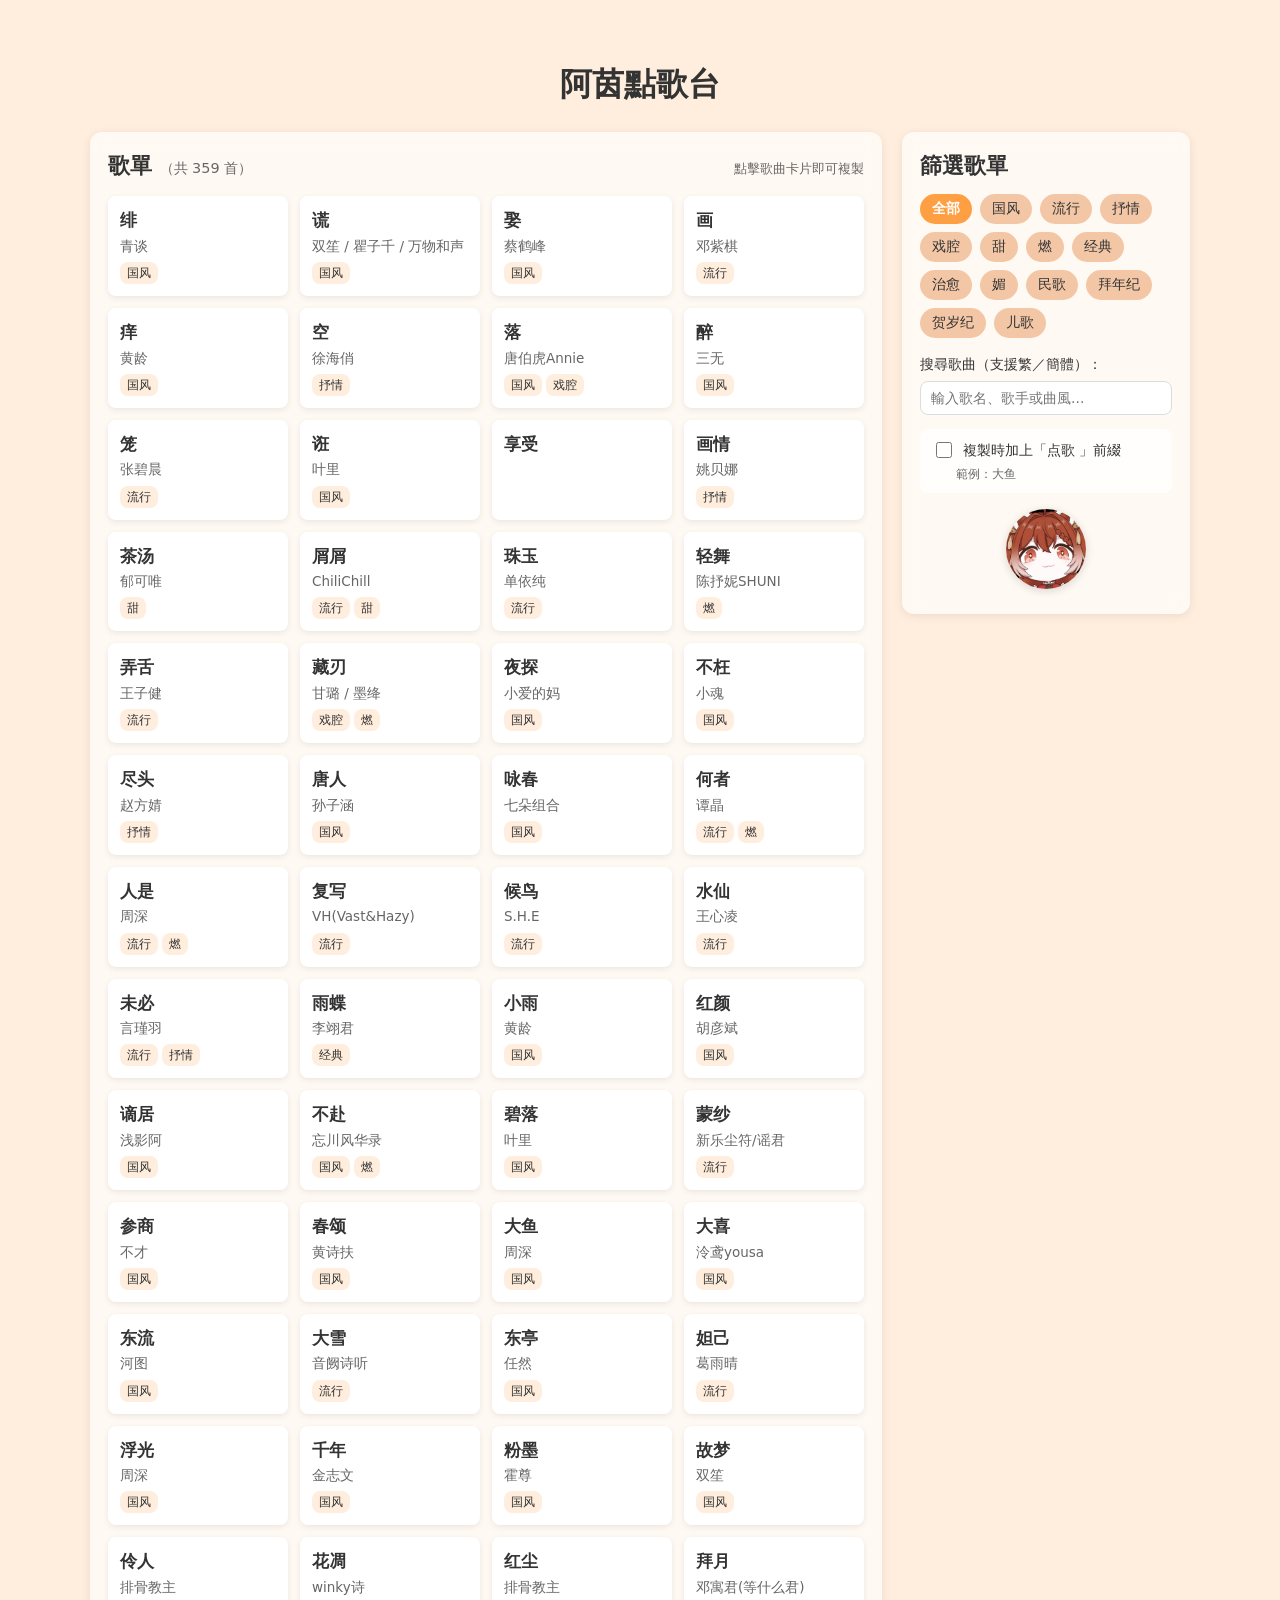
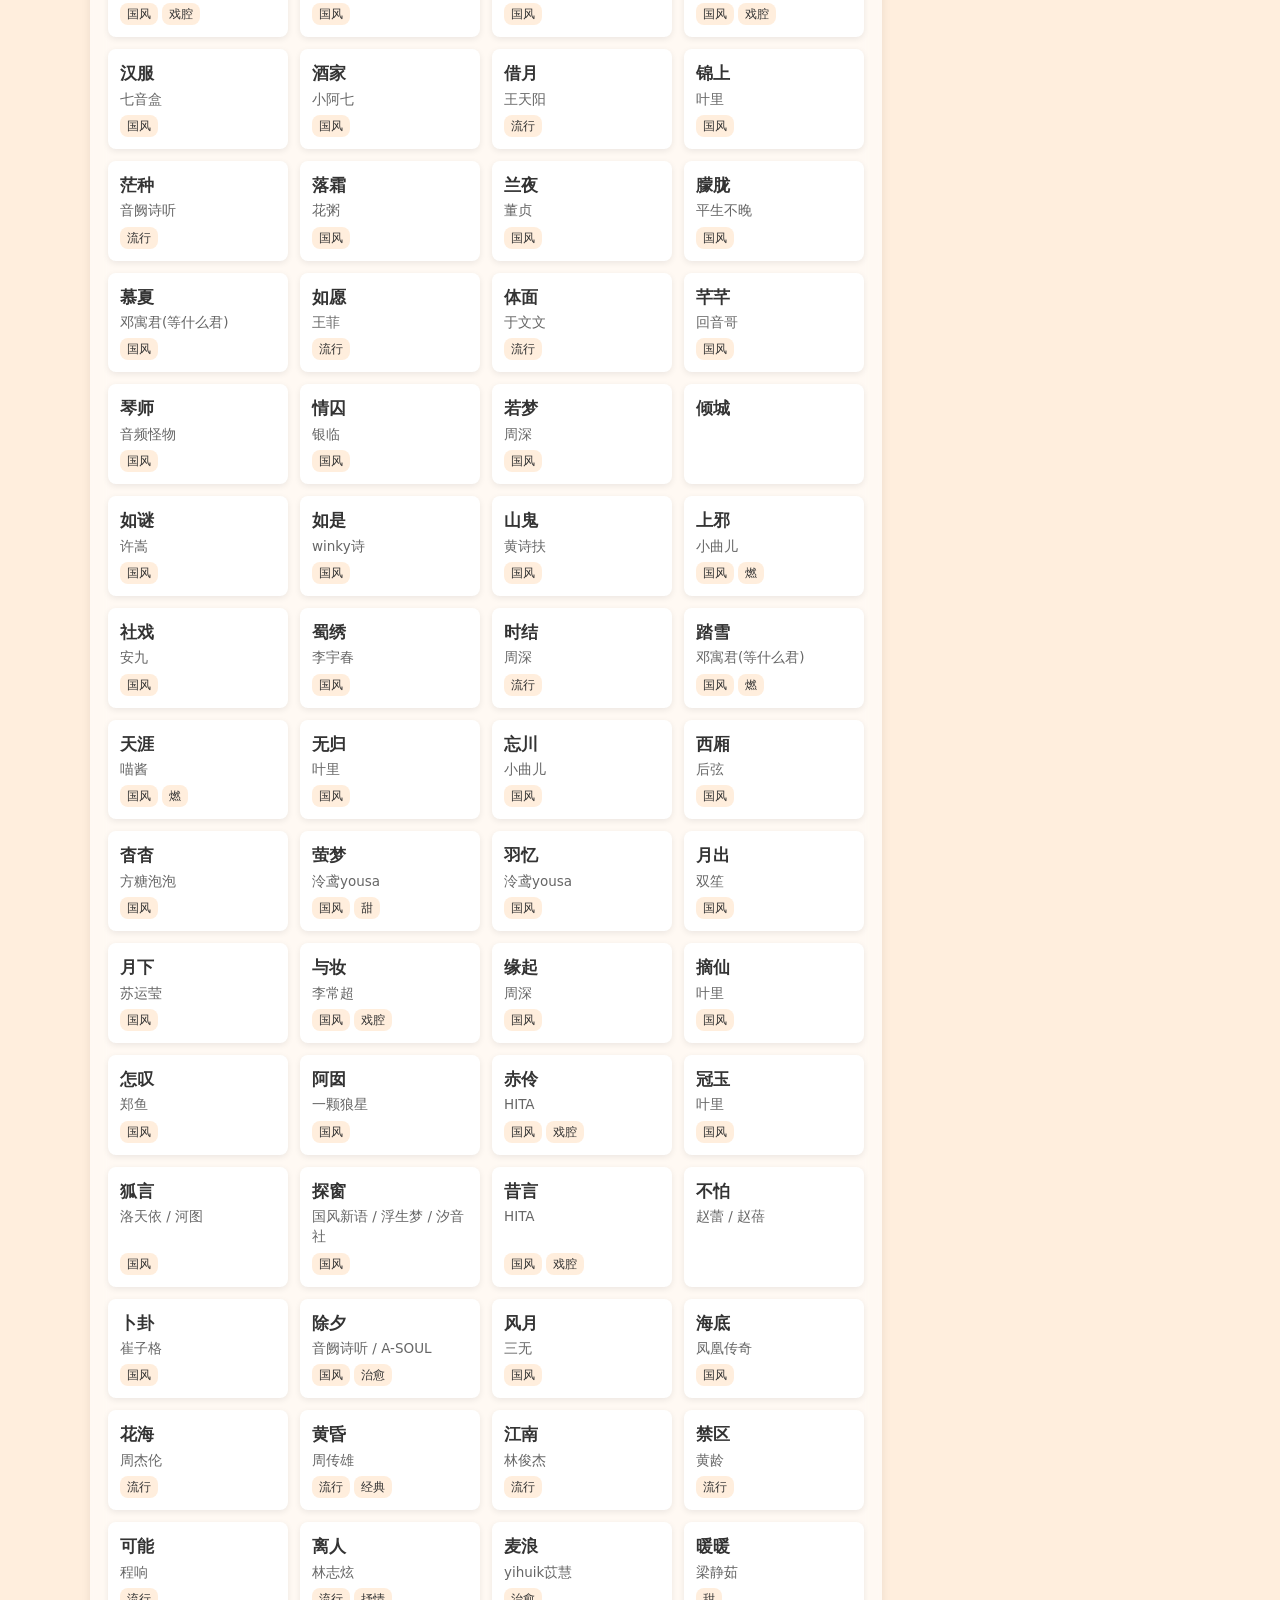
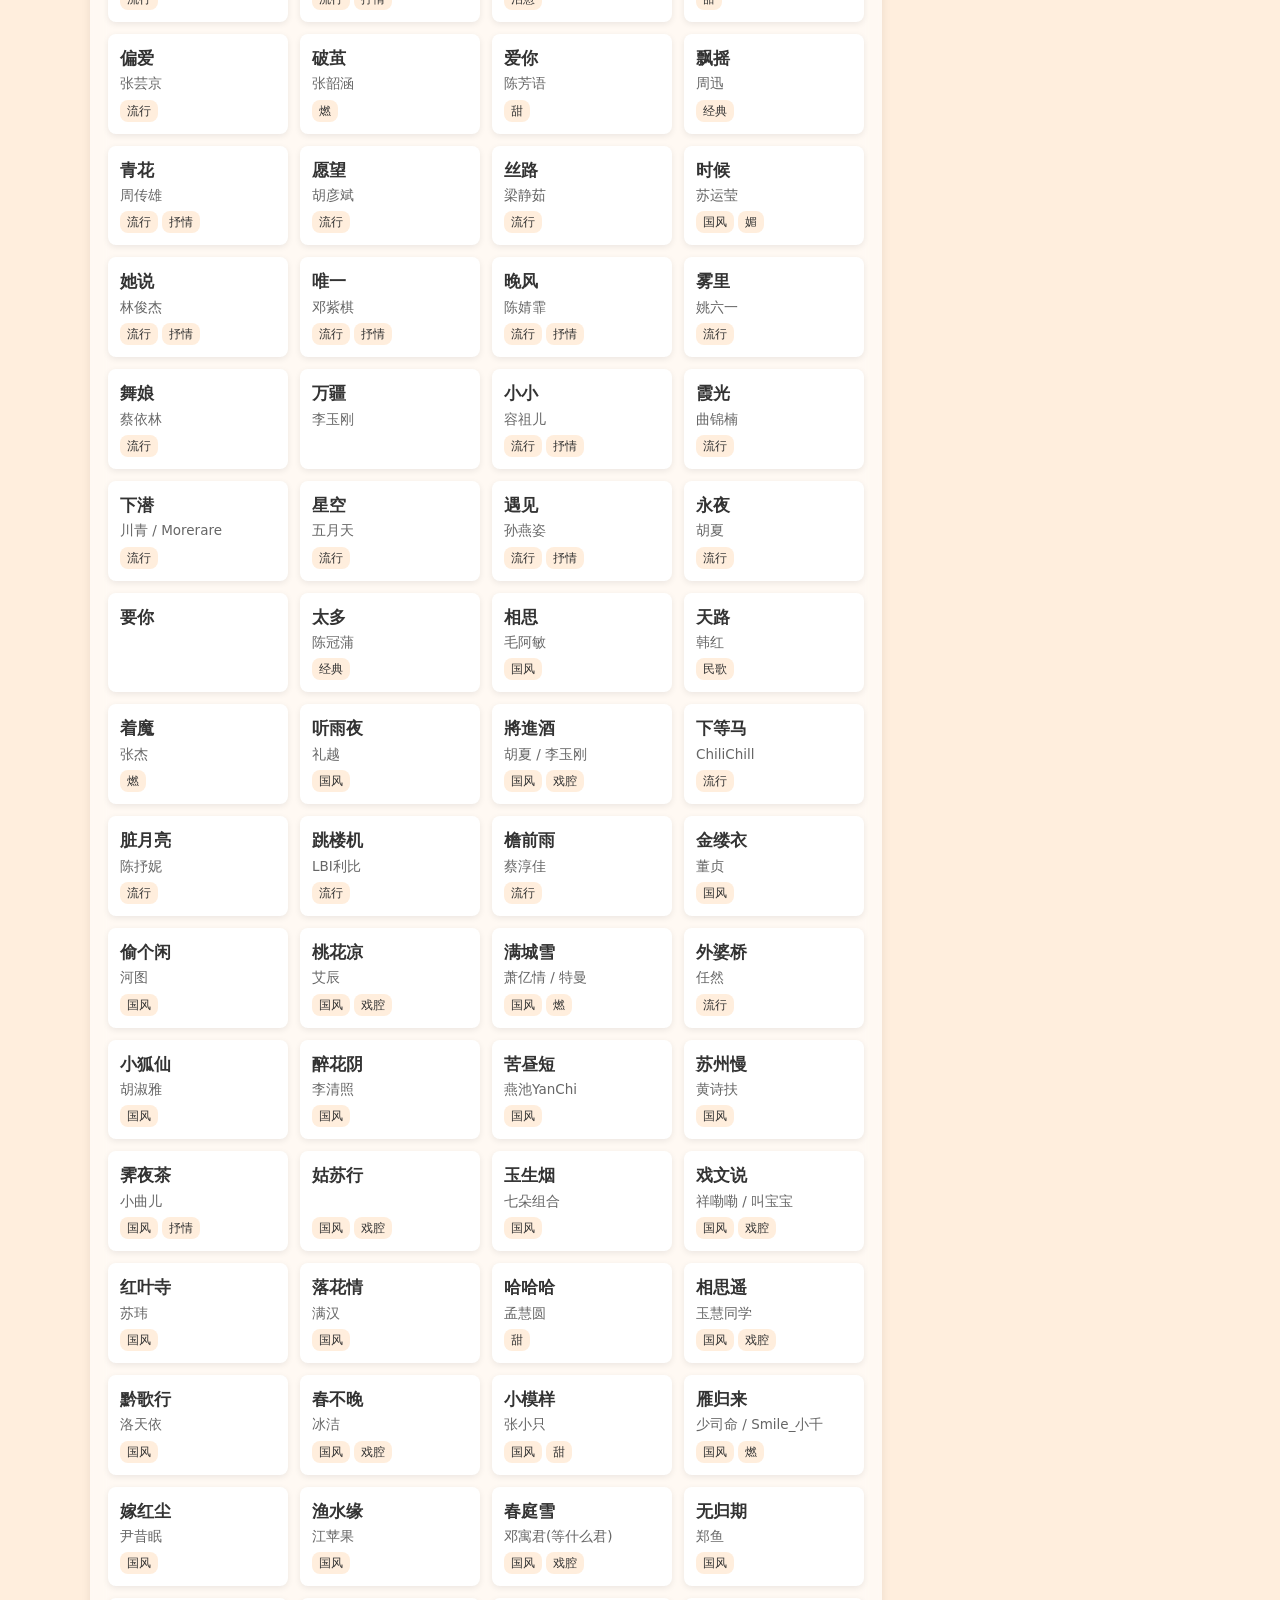
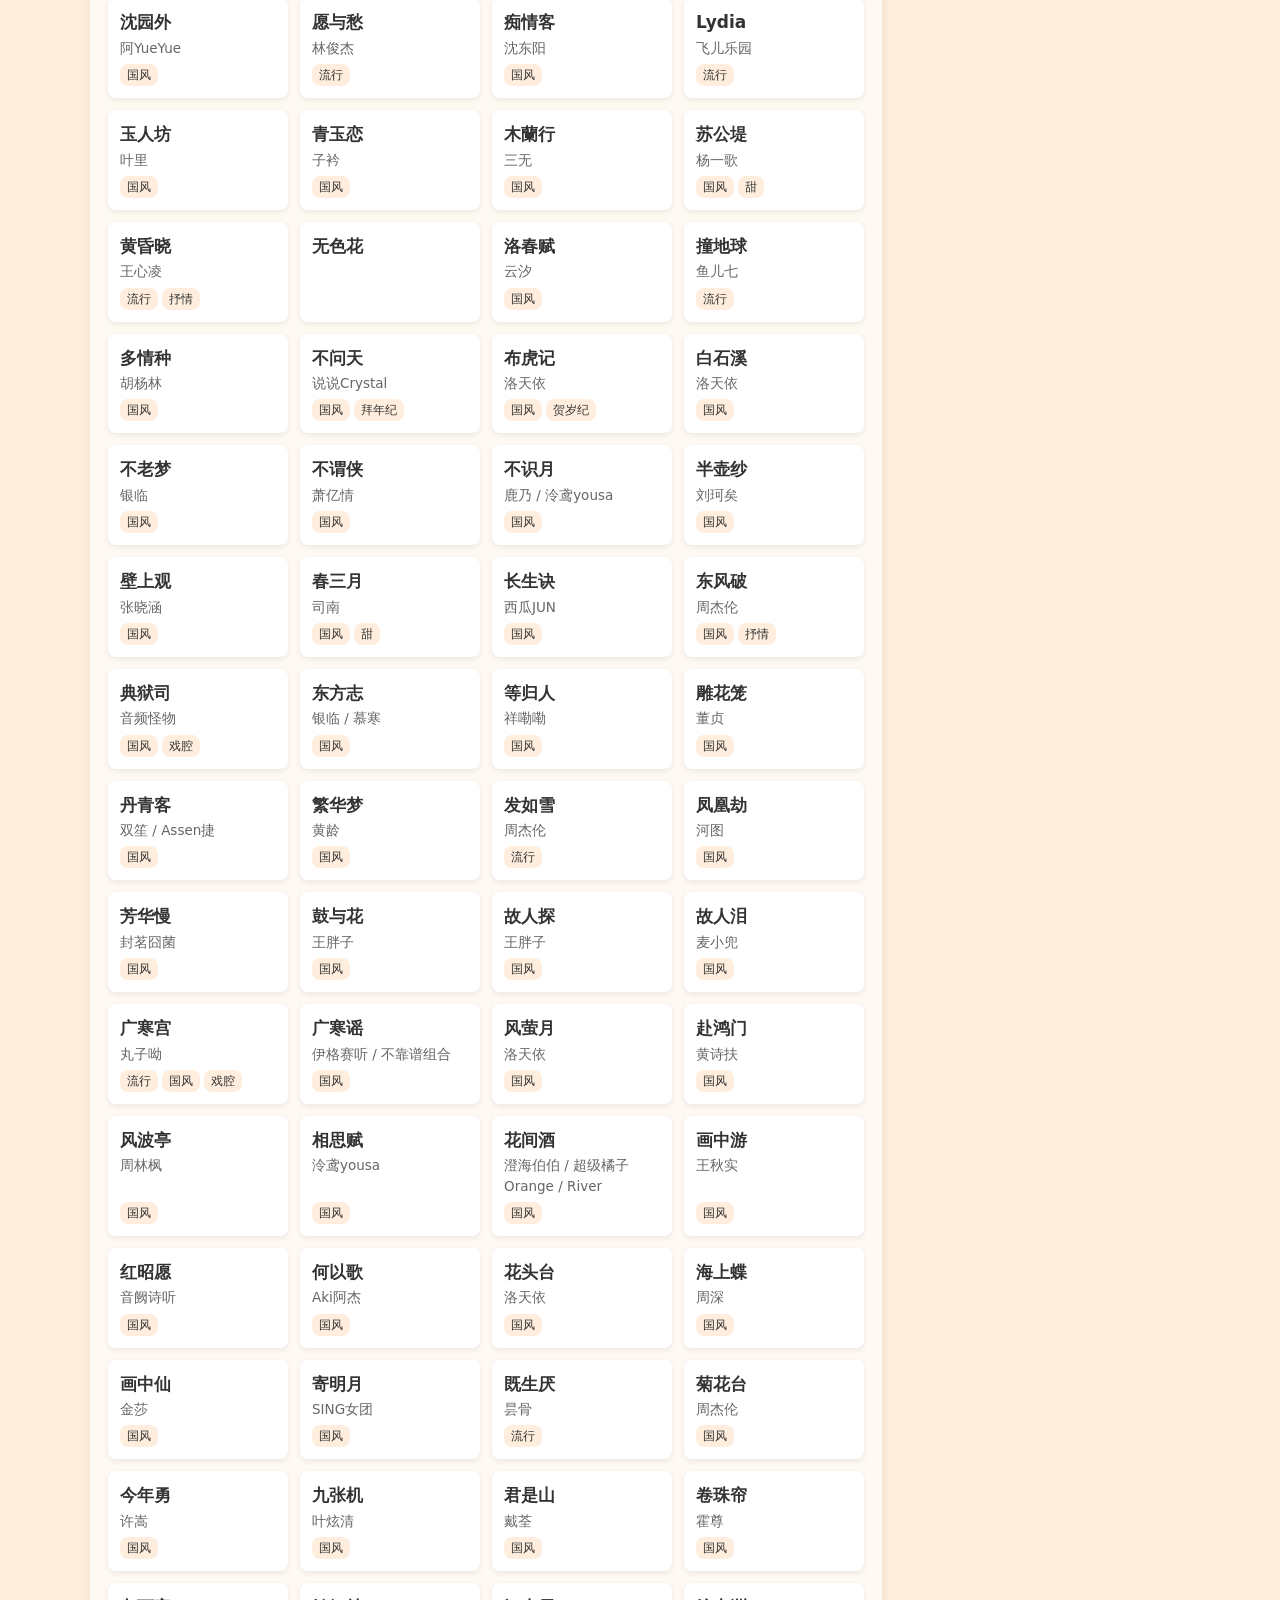
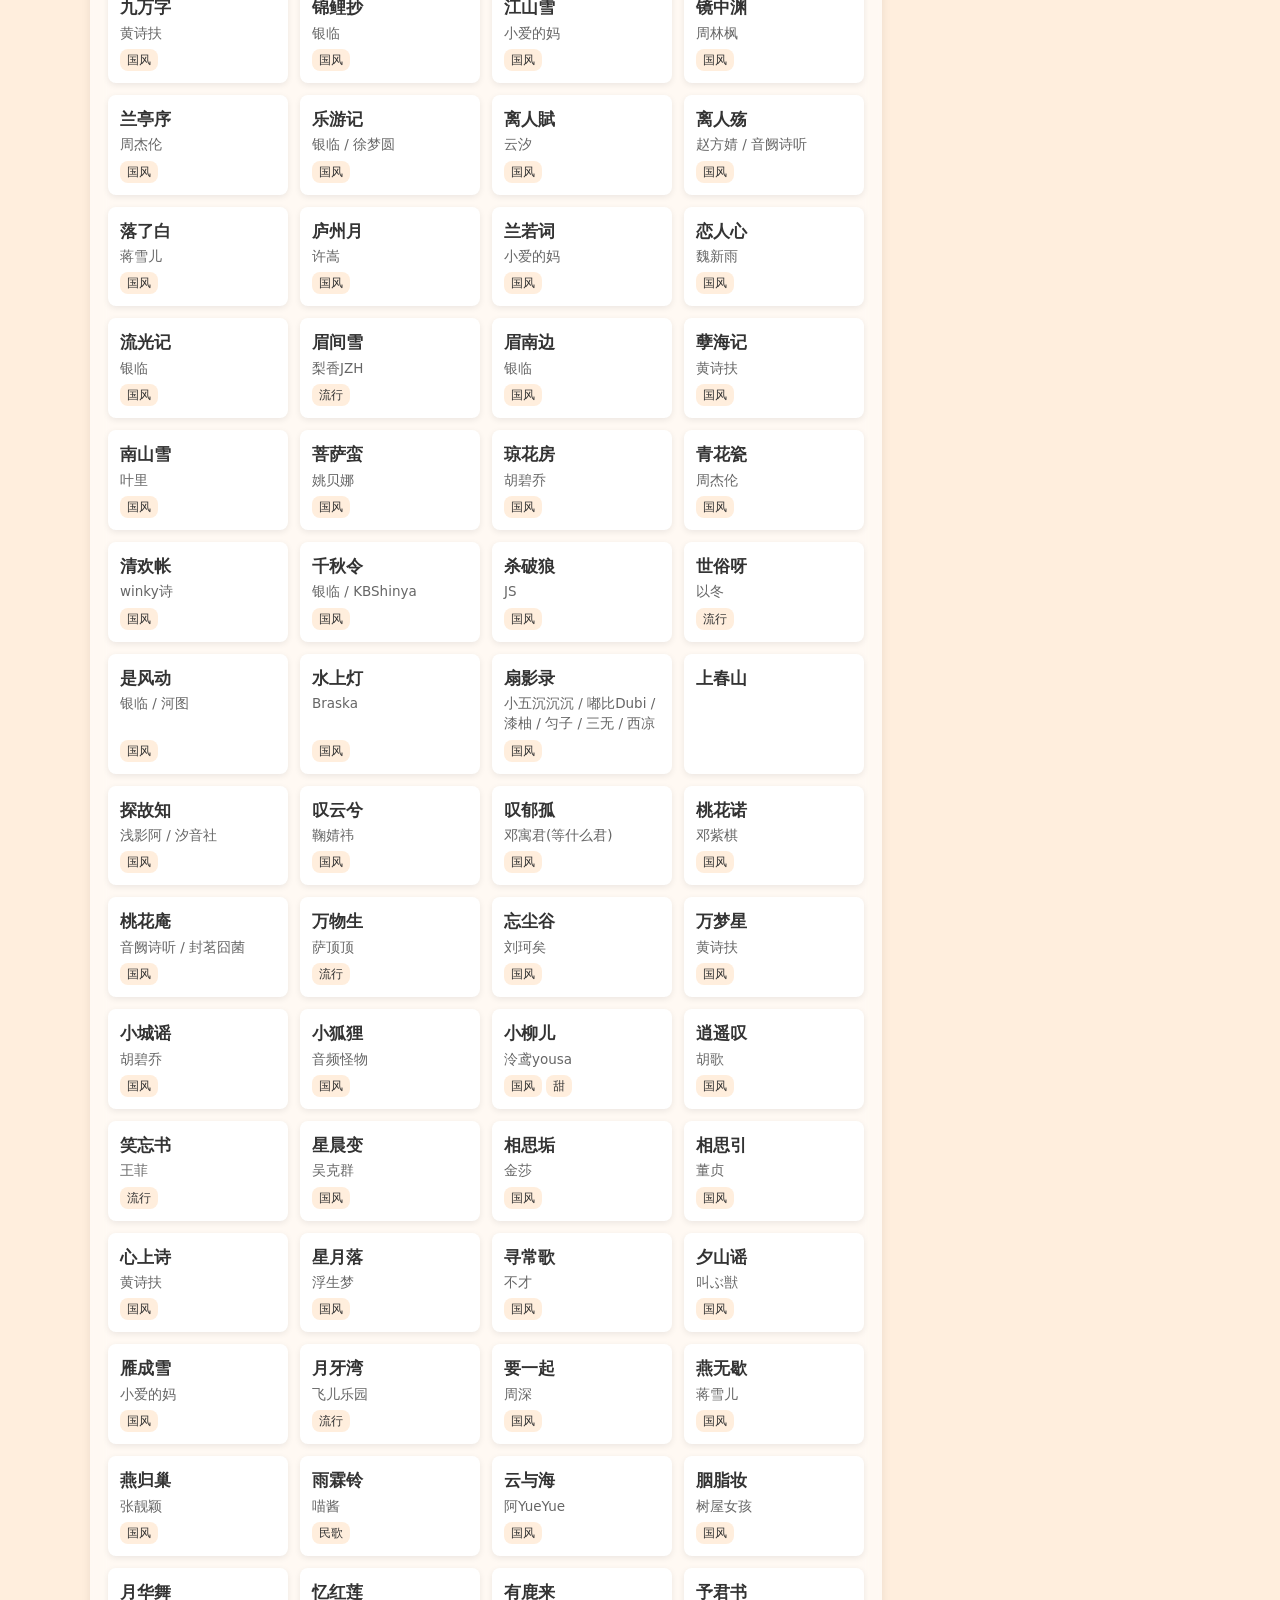
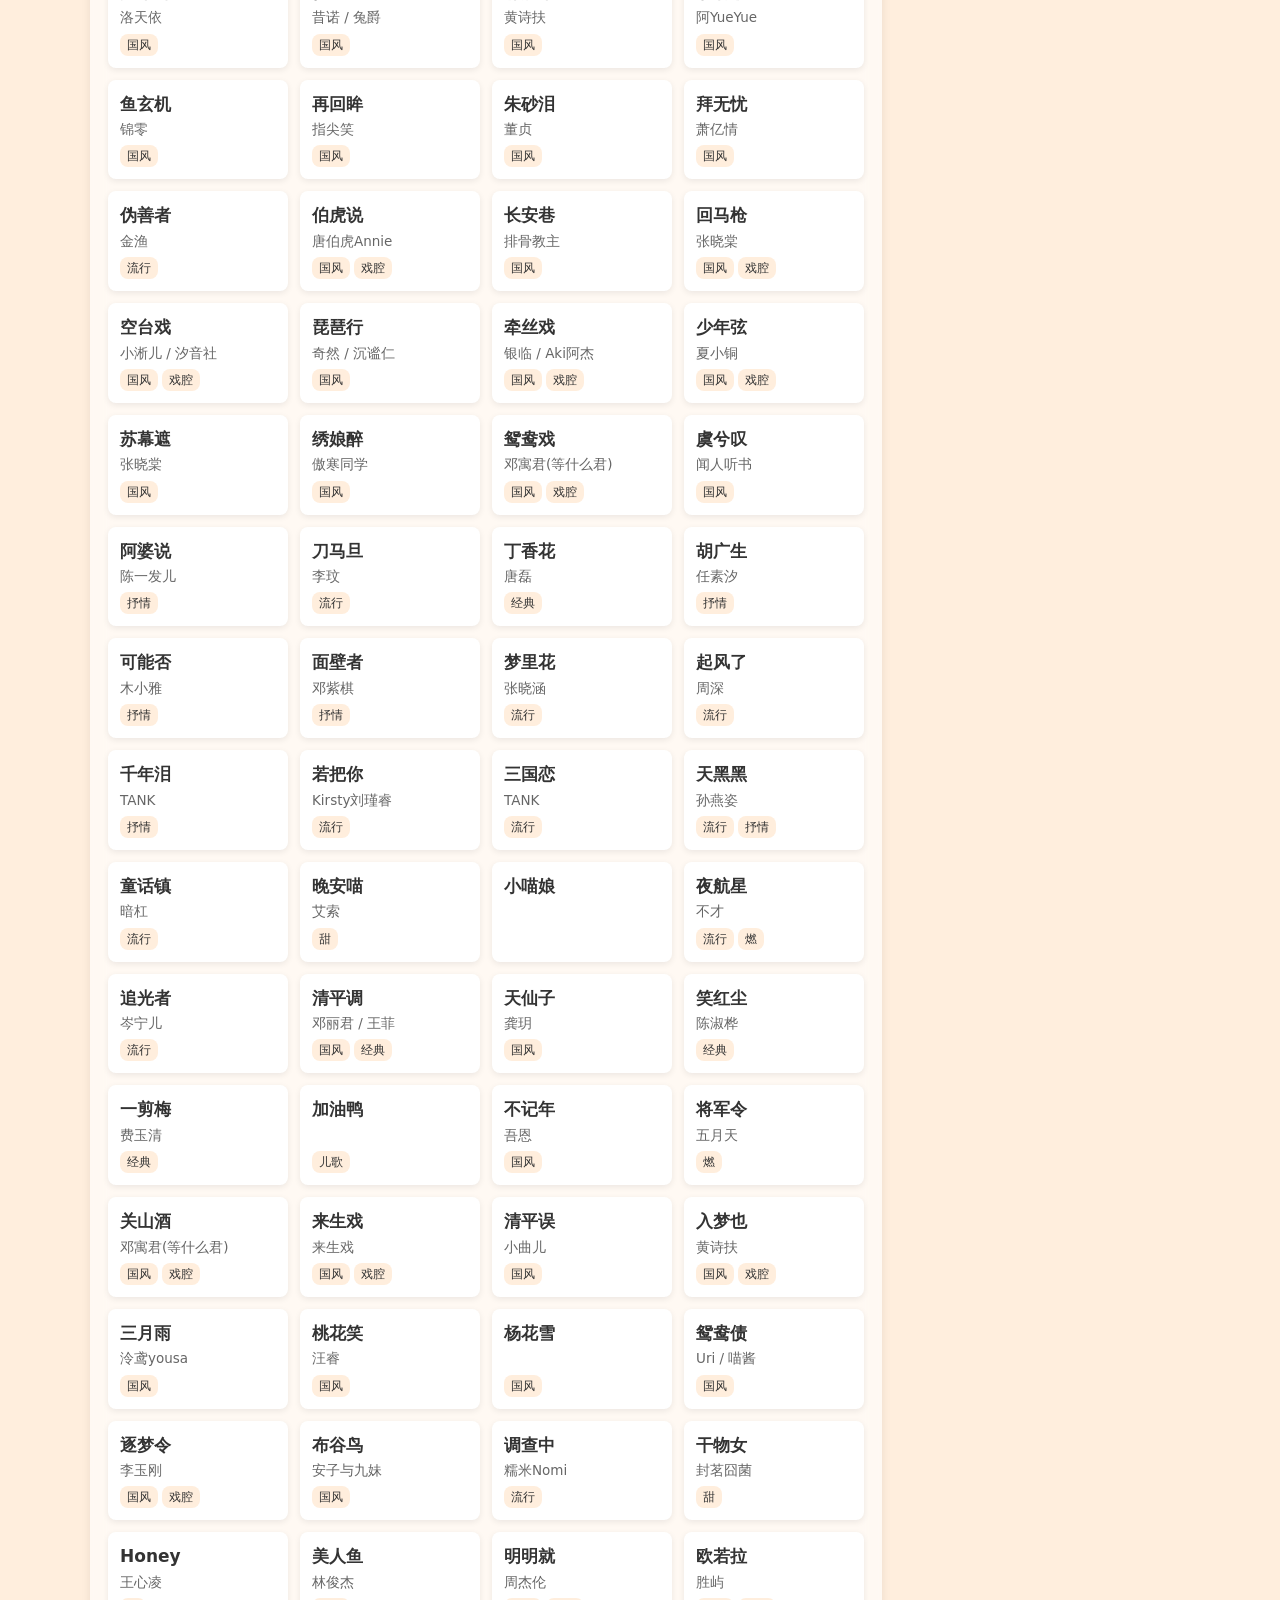
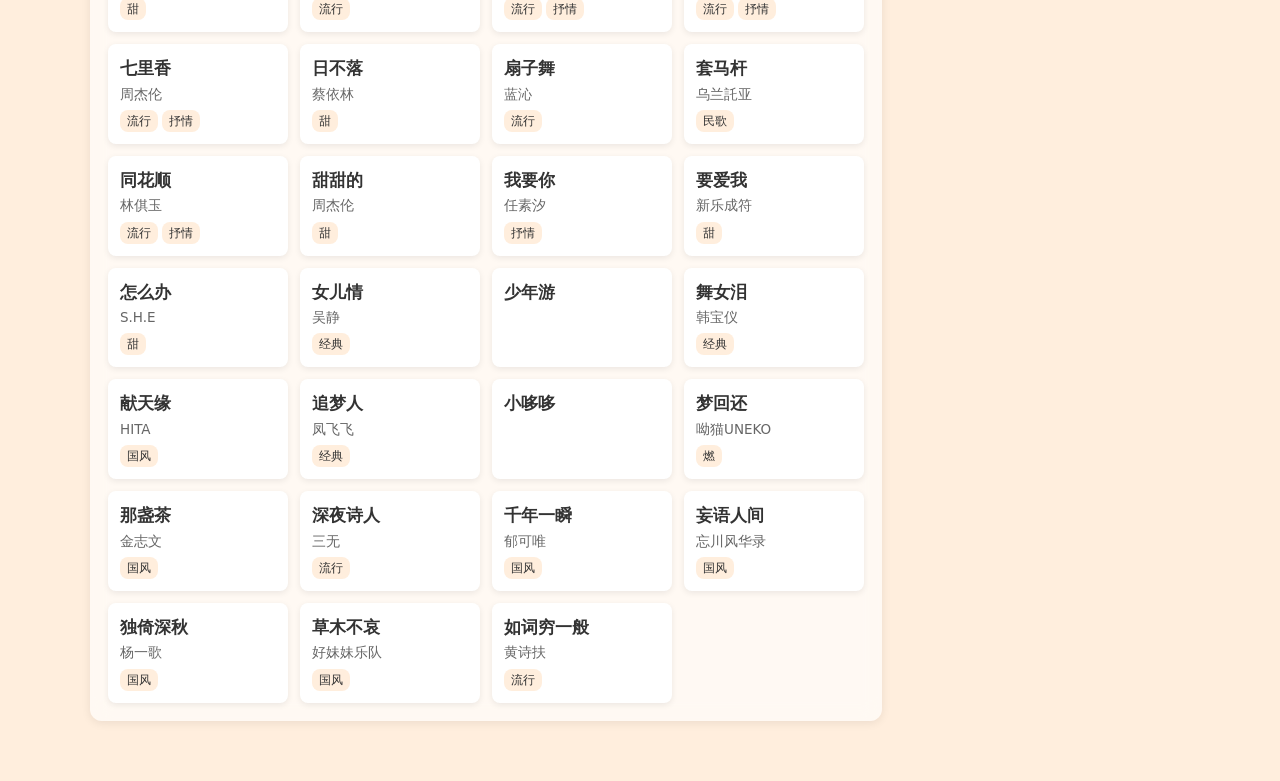
<file: index.html>
<!DOCTYPE html>
<html lang="zh-Hant">
<head>
  <meta charset="UTF-8" />
  <meta name="viewport" content="width=device-width, initial-scale=1.0" />
  <meta name="description" content="阿茵點歌台 — 線上歌單查詢、曲風篩選與一鍵複製點歌指令" />
  <meta property="og:title" content="阿茵點歌台" />
  <meta property="og:description" content="阿茵的直播歌單！支援繁簡搜尋、曲風分類篩選與點擊一鍵複製點歌。" />
  <meta property="og:type" content="website" />
  <meta property="og:url" content="https://kaala-vup.org/" />
  <meta property="og:image" content="https://kaala-vup.org/avatar.jpg" />
  <title>阿茵點歌台</title>
  <link rel="icon" href="avatar.jpg" type="image/jpeg" />
  <link rel="stylesheet" href="style.css" />
</head>

<body>
  <div class="app">
    <h1>阿茵點歌台</h1>

    <div class="layout">
      <!-- 左邊：歌單 -->
      <main class="left-panel">
        <div class="panel-header">
          <h2>歌單 <span id="song-count" class="song-count"></span></h2>
          <span class="click-hint">點擊歌曲卡片即可複製</span>
        </div>
        <div id="loading-message" class="empty-message">載入中...</div>
        <ul id="song-list" aria-live="polite"></ul>
        <div id="empty-message" class="empty-message" style="display:none;">
          找不到符合條件的歌曲
        </div>
      </main>

      <!-- 右邊：篩選（桌面版固定跟隨） -->
      <aside class="right-panel">
        <h2>篩選歌單</h2>

        <div class="tag-list" id="tag-list" role="group" aria-label="曲風分類篩選">
          <!-- 標籤將由 JS 動態生成 -->
        </div>

        <div class="search-box">
          <label for="search-input">搜尋歌曲（支援繁／簡體）：</label>
          <div class="search-input-wrapper">
            <input
              id="search-input"
              type="search"
              placeholder="輸入歌名、歌手或曲風..."
              autocomplete="off"
            />
            <button
              id="clear-search-btn"
              type="button"
              class="clear-search-btn"
              aria-label="清除搜尋內容"
              title="清除搜尋"
              style="display: none;"
            >
              &times;
            </button>
          </div>
        </div>

        <div class="copy-format-box">
          <label class="copy-format-label" for="prefix-toggle">
            <input type="checkbox" id="prefix-toggle" />
            <span>複製時加上「点歌 」前綴</span>
          </label>
          <div class="copy-format-preview" id="copy-format-preview">
            範例：歌名
          </div>
        </div>

        <div class="avatar-wrapper">
          <img
            src="avatar.jpg"
            class="avatar-img"
            alt="阿茵大頭貼"
            width="80"
            height="80"
            loading="lazy"
          />
        </div>
      </aside>
    </div>
  </div>

  <!-- 回到頂部按鈕 -->
  <button
    id="back-to-top"
    type="button"
    class="back-to-top"
    aria-label="回到頂部"
    title="回到頂部"
  >
    ↑
  </button>

  <!-- 複製提示 Toast -->
  <div id="toast" role="status" aria-live="polite"></div>

  <script src="script.js"></script>
</body>
</html>
</file>
<file: style.css>
:root {
  --bg-color: #FFEEDD;
  --panel-bg: rgba(255, 255, 255, 0.65);
  --primary-color: #ff9f43;
  --primary-hover: #f08c2b;
  --primary-light: #f3c7a6;
  --text-main: #333333;
  --text-sub: #666666;
  --card-bg: #ffffff;
  --border-color: #dcdcdc;
}

body {
  margin: 0;
  padding: 0;
  background-color: var(--bg-color);
  font-family: system-ui, -apple-system, BlinkMacSystemFont, "Segoe UI", "PingFang TC", "Hiragino Sans GB", "Microsoft JhengHei", "微軟正黑體", Arial, sans-serif;
  color: var(--text-main);
  line-height: 1.5;
  -webkit-font-smoothing: antialiased;
}

.app {
  max-width: 1140px;
  margin: 40px auto;
  padding: 20px;
  box-sizing: border-box;
}

h1 {
  text-align: center;
  margin-top: 0;
  margin-bottom: 24px;
}

h2 {
  margin-top: 0;
  margin-bottom: 12px;
  font-size: 1.35rem;
}

.layout {
  display: flex;
  gap: 20px;
  align-items: flex-start;
}

/* 左邊歌單區 */
.left-panel {
  flex: 3;
  min-width: 0;
  background: var(--panel-bg);
  backdrop-filter: blur(10px);
  -webkit-backdrop-filter: blur(10px);
  border-radius: 12px;
  padding: 18px;
  box-shadow: 0 2px 10px rgba(0, 0, 0, 0.08);
  box-sizing: border-box;
}

.panel-header {
  display: flex;
  justify-content: space-between;
  align-items: baseline;
  flex-wrap: wrap;
  gap: 8px;
  margin-bottom: 14px;
}

.panel-header h2 {
  margin-bottom: 0;
}

.song-count {
  font-size: 0.9rem;
  font-weight: normal;
  color: var(--text-sub);
}

.click-hint {
  font-size: 13px;
  color: var(--text-sub);
}

/* 多欄歌單 */
#song-list {
  display: grid;
  grid-template-columns: repeat(4, minmax(0, 1fr));
  gap: 12px;
  list-style: none;
  padding: 0;
  margin: 0;
}

.song-item {
  display: flex;
  flex-direction: column;
  padding: 12px;
  background: var(--card-bg);
  border-radius: 8px;
  box-shadow: 0 2px 6px rgba(0, 0, 0, 0.08);
  cursor: pointer;
  user-select: none;
  transition: transform 0.2s ease, box-shadow 0.2s ease, background-color 0.15s ease;
  outline: none;
}

.song-item:hover {
  transform: translateY(-3px);
  box-shadow: 0 4px 12px rgba(0, 0, 0, 0.15);
}

.song-item:active {
  transform: translateY(-1px) scale(0.99);
}

.song-item:focus-visible {
  box-shadow: 0 0 0 3px var(--primary-color), 0 4px 12px rgba(0, 0, 0, 0.15);
}

.song-title {
  font-weight: bold;
  font-size: 17px;
  word-break: break-word;
}

.song-artist {
  font-size: 13.5px;
  color: var(--text-sub);
  margin-top: 2px;
  word-break: break-word;
}

.song-genres {
  margin-top: auto;
  padding-top: 6px;
  display: flex;
  flex-wrap: wrap;
  gap: 4px;
}

.song-genre {
  display: inline-block;
  background: var(--bg-color);
  padding: 2px 7px;
  border-radius: 8px;
  font-size: 12px;
  color: var(--text-main);
}

/* 右邊區塊（桌面版固定跟隨 Sticky） */
.right-panel {
  flex: 1;
  min-width: 240px;
  background: var(--panel-bg);
  backdrop-filter: blur(10px);
  -webkit-backdrop-filter: blur(10px);
  border-radius: 12px;
  padding: 18px;
  box-shadow: 0 2px 10px rgba(0, 0, 0, 0.08);
  align-self: flex-start;
  box-sizing: border-box;
  position: sticky;
  top: 20px;
  max-height: calc(100vh - 40px);
  overflow-y: auto;
}

.tag-list {
  display: flex;
  flex-wrap: wrap;
  gap: 8px;
  margin-bottom: 16px;
}

.tag-btn {
  border: none;
  padding: 6px 12px;
  border-radius: 999px;
  cursor: pointer;
  background: var(--primary-light);
  color: var(--text-main);
  font-size: 14px;
  font-family: inherit;
  transition: background-color 0.2s ease, transform 0.1s ease, color 0.2s ease;
}

.tag-btn:hover {
  transform: scale(1.05);
}

.tag-btn:focus-visible {
  outline: 2px solid var(--primary-color);
  outline-offset: 2px;
}

.tag-btn.active {
  background: var(--primary-color);
  color: #fff;
  font-weight: bold;
}

.search-box {
  margin-bottom: 14px;
}

.search-box label {
  display: block;
  margin-bottom: 6px;
  font-size: 14px;
  font-weight: 500;
}

.search-input-wrapper {
  position: relative;
  display: flex;
  align-items: center;
}

.search-input-wrapper input {
  width: 100%;
  padding: 8px 30px 8px 10px;
  border-radius: 8px;
  border: 1px solid var(--border-color);
  box-sizing: border-box;
  font-size: 14px;
  font-family: inherit;
  background: #fff;
  transition: border-color 0.2s ease, box-shadow 0.2s ease;
}

/* 隱藏瀏覽器原生 search 清除按鈕，統一使用自訂按鈕 */
.search-input-wrapper input::-webkit-search-cancel-button {
  -webkit-appearance: none;
  appearance: none;
}

.search-input-wrapper input:focus {
  outline: none;
  border-color: var(--primary-color);
  box-shadow: 0 0 0 3px rgba(255, 159, 67, 0.25);
}

.clear-search-btn {
  position: absolute;
  right: 6px;
  border: none;
  background: transparent;
  color: #888;
  font-size: 18px;
  line-height: 1;
  padding: 4px 6px;
  cursor: pointer;
  border-radius: 50%;
  transition: color 0.15s ease, background-color 0.15s ease;
}

.clear-search-btn:hover {
  color: var(--text-main);
  background-color: rgba(0, 0, 0, 0.06);
}

/* 點歌複製格式設定 */
.copy-format-box {
  background: rgba(255, 255, 255, 0.75);
  border-radius: 8px;
  padding: 10px 12px;
  margin-bottom: 16px;
  font-size: 13.5px;
}

.copy-format-label {
  display: flex;
  align-items: center;
  gap: 8px;
  cursor: pointer;
  user-select: none;
  font-weight: 500;
}

.copy-format-label input[type="checkbox"] {
  accent-color: var(--primary-color);
  width: 16px;
  height: 16px;
  cursor: pointer;
}

.copy-format-preview {
  margin-top: 4px;
  padding-left: 24px;
  font-size: 12px;
  color: var(--text-sub);
}

.empty-message {
  margin-top: 12px;
  padding: 20px 0;
  text-align: center;
  color: #888;
  font-size: 15px;
}

.avatar-wrapper {
  margin-top: 16px;
  text-align: center;
}

.avatar-img {
  width: 80px;
  height: 80px;
  border-radius: 50%;
  object-fit: cover;
  box-shadow: 0 2px 8px rgba(0, 0, 0, 0.15);
}

/* 回到頂部按鈕 */
.back-to-top {
  position: fixed;
  bottom: 24px;
  right: 24px;
  width: 44px;
  height: 44px;
  border: none;
  border-radius: 50%;
  background: var(--primary-color);
  color: #fff;
  font-size: 20px;
  font-weight: bold;
  cursor: pointer;
  box-shadow: 0 4px 12px rgba(0, 0, 0, 0.2);
  opacity: 0;
  visibility: hidden;
  transform: translateY(10px);
  transition: opacity 0.25s ease, transform 0.25s ease, visibility 0.25s ease, background-color 0.2s ease;
  z-index: 90;
  display: flex;
  align-items: center;
  justify-content: center;
}

.back-to-top.visible {
  opacity: 1;
  visibility: visible;
  transform: translateY(0);
}

.back-to-top:hover {
  background: var(--primary-hover);
  transform: translateY(-2px);
}

.back-to-top:focus-visible {
  outline: 3px solid var(--primary-light);
  outline-offset: 2px;
}

/* Toast */
#toast {
  position: fixed;
  bottom: 24px;
  left: 50%;
  transform: translateX(-50%) translateY(8px);
  background: rgba(25, 25, 25, 0.85);
  color: #fff;
  padding: 10px 20px;
  border-radius: 999px;
  font-size: 14px;
  box-shadow: 0 4px 14px rgba(0, 0, 0, 0.2);
  opacity: 0;
  pointer-events: none;
  transition: opacity 0.25s ease, transform 0.25s ease;
  z-index: 100;
  max-width: 85vw;
  white-space: nowrap;
  overflow: hidden;
  text-overflow: ellipsis;
}

#toast.show {
  opacity: 1;
  transform: translateX(-50%) translateY(0);
}

/* 響應式設計 RWD */
@media (max-width: 992px) {
  #song-list {
    grid-template-columns: repeat(3, minmax(0, 1fr));
  }
}

@media (max-width: 768px) {
  .app {
    margin: 16px auto;
    padding: 12px;
  }

  .layout {
    flex-direction: column-reverse; /* 右側面板在手機版放到上面，讓分類篩選先出現 */
  }

  .right-panel,
  .left-panel {
    flex: none;
    width: 100%;
  }

  .right-panel {
    position: static;
    max-height: none;
    overflow-y: visible;
  }

  #song-list {
    grid-template-columns: repeat(2, minmax(0, 1fr));
  }
}

@media (max-width: 480px) {
  #song-list {
    grid-template-columns: 1fr;
  }
}
</file>
